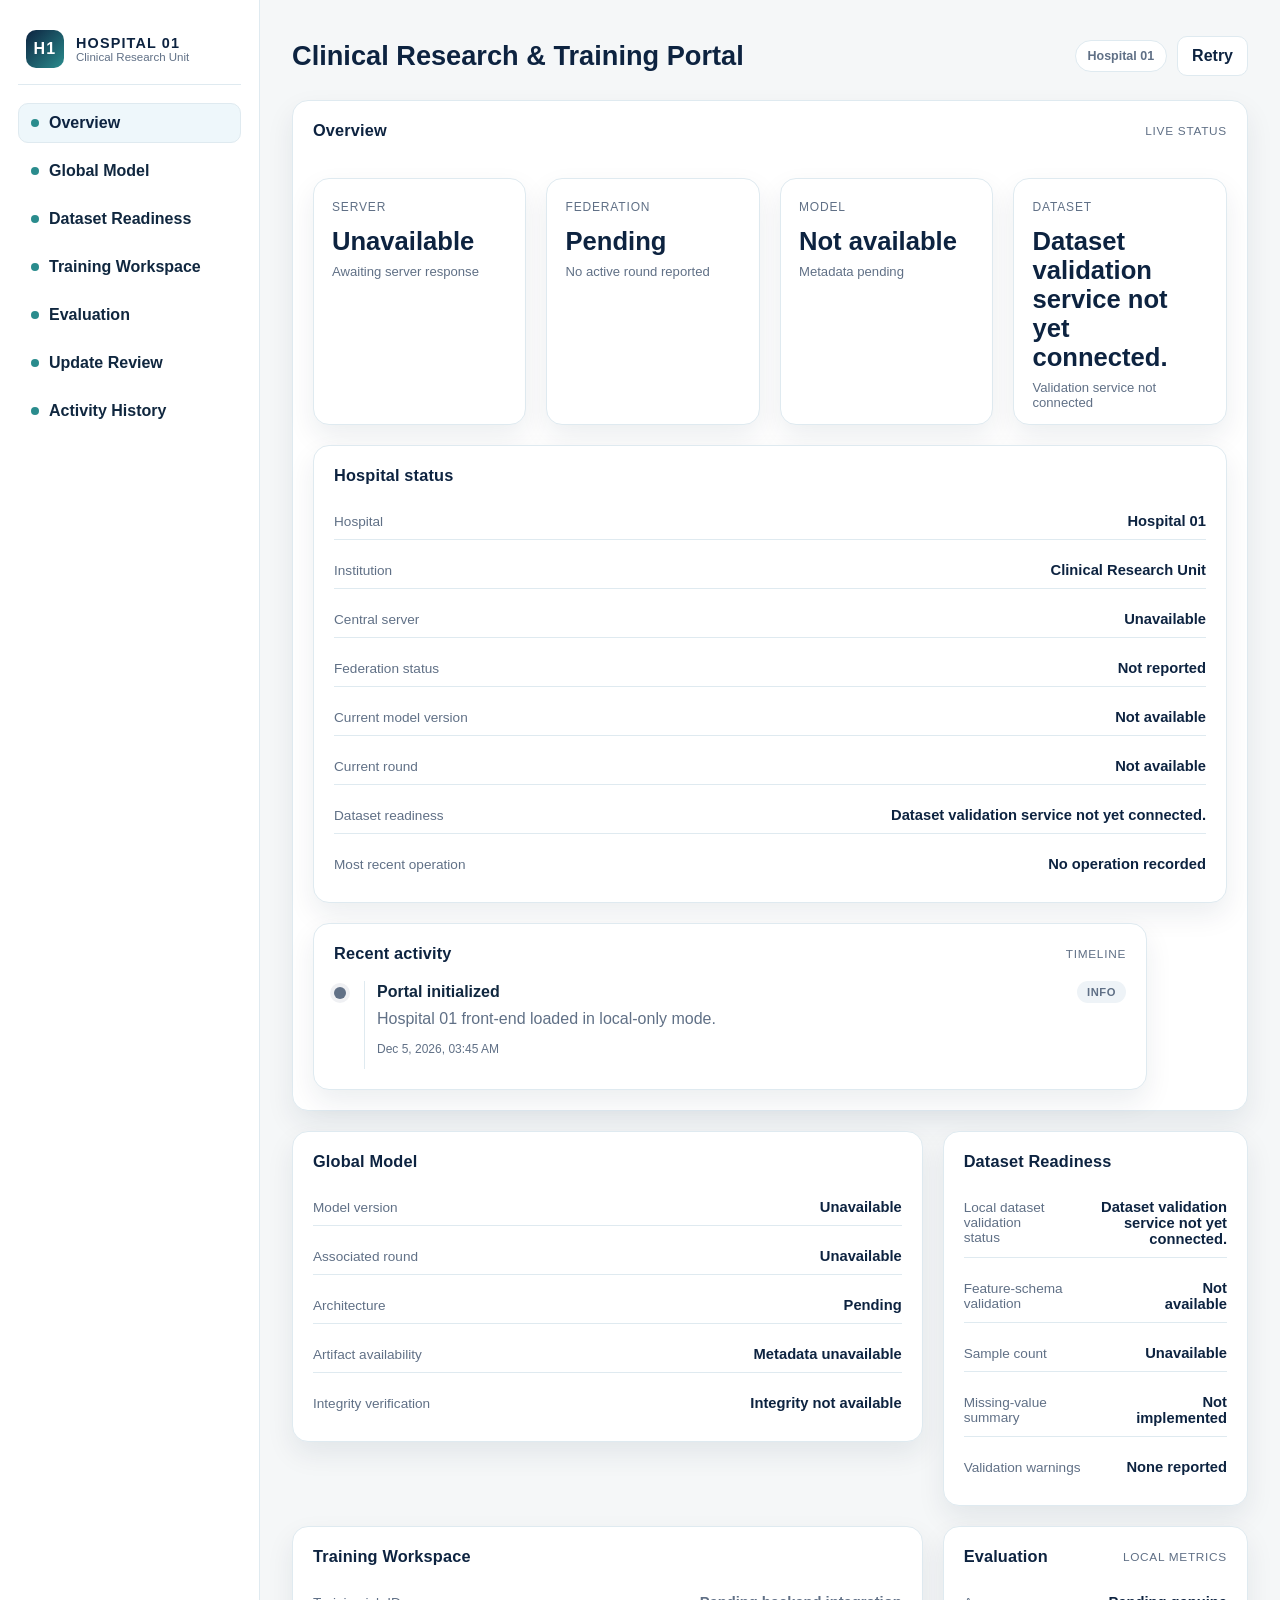
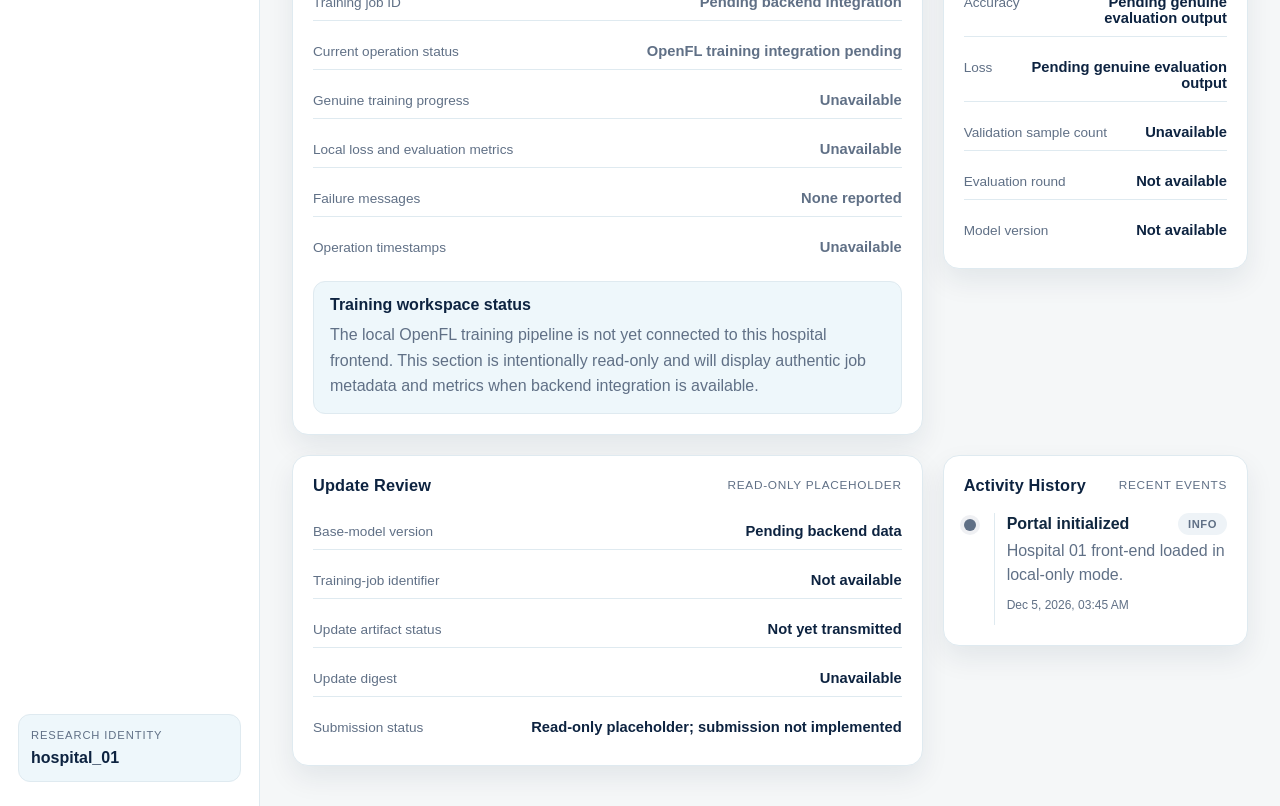
<file: hospital1-client/frontend/index.html>
<!DOCTYPE html>
<html lang="en">
  <head>
    <meta charset="UTF-8" />
    <meta name="viewport" content="width=device-width, initial-scale=1.0" />
    <title>Hospital 01 — Clinical Research & Training Portal</title>
    <meta name="description" content="Hospital 01 Clinical Research & Training Portal" />
    <link rel="stylesheet" href="./styles.css" />
  </head>
  <body>
    <div class="app-shell">
      <aside class="sidebar">
        <div class="brand">
          <div class="brand-mark">H1</div>
          <div class="brand-text">
            <strong>Hospital 01</strong>
            <span>Clinical Research Unit</span>
          </div>
        </div>

        <nav class="nav" aria-label="Primary navigation">
          <a class="nav-item active" href="#overview-section"><span class="dot"></span>Overview</a>
          <a class="nav-item" href="#global-model-section"><span class="dot"></span>Global Model</a>
          <a class="nav-item" href="#dataset-section"><span class="dot"></span>Dataset Readiness</a>
          <a class="nav-item" href="#training-section"><span class="dot"></span>Training Workspace</a>
          <a class="nav-item" href="#evaluation-section"><span class="dot"></span>Evaluation</a>
          <a class="nav-item" href="#update-review-section"><span class="dot"></span>Update Review</a>
          <a class="nav-item" href="#activity-history-section"><span class="dot"></span>Activity History</a>
        </nav>

        <div class="sidebar-footer">
          <div class="label">Research identity</div>
          <strong>hospital_01</strong>
        </div>
      </aside>

      <main class="content">
        <header class="topbar">
          <h1>Clinical Research & Training Portal</h1>
          <div class="topbar-actions">
            <span class="pill">Hospital 01</span>
            <button class="secondary-btn" id="retry-btn" type="button">Retry</button>
          </div>
        </header>

        <section class="dashboard-grid">
          <div id="overview-section" class="card overview-panel">
            <div class="card-header overview-header">
              <h3>Overview</h3>
              <span class="meta">Live status</span>
            </div>
            <div id="overview-grid" class="overview-status-grid"></div>
            <div class="overview-lower-grid">
              <div class="card section-card status-card">
                <div class="card-header">
                  <h3>Hospital status</h3>
                  <span id="loading-health"></span>
                </div>
                <div id="overview-info" class="info-stack"></div>
              </div>
              <div class="card side-card activity-card">
                <div class="card-header">
                  <h3>Recent activity</h3>
                  <span class="meta">Timeline</span>
                </div>
                <div id="overview-activity" class="timeline"></div>
              </div>
            </div>
          </div>

          <section id="global-model-section" class="card section-card">
            <div class="card-header">
              <h3>Global Model</h3>
              <span id="loading-model"></span>
            </div>
            <div id="model-info" class="info-stack"></div>
          </section>

          <aside id="dataset-section" class="card side-card">
            <div class="card-header">
              <h3>Dataset Readiness</h3>
              <span id="loading-secondary"></span>
            </div>
            <div id="dataset-info" class="info-stack"></div>
          </aside>

          <section id="training-section" class="card section-card">
            <div class="card-header">
              <h3>Training Workspace</h3>
              <span id="loading-trainingStatus"></span>
            </div>
            <div id="training-info" class="info-stack"></div>
            <div id="training-note" style="margin-top: 16px;"></div>
          </section>

          <aside id="evaluation-section" class="card side-card">
            <div class="card-header">
              <h3>Evaluation</h3>
              <span class="meta">Local metrics</span>
            </div>
            <div id="evaluation-info" class="info-stack"></div>
          </aside>

          <section id="update-review-section" class="card section-card">
            <div class="card-header">
              <h3>Update Review</h3>
              <span class="meta">Read-only placeholder</span>
            </div>
            <div id="update-review-info" class="info-stack"></div>
          </section>

          <aside id="activity-history-section" class="card side-card">
            <div class="card-header">
              <h3>Activity History</h3>
              <span class="meta">Recent events</span>
            </div>
            <div id="activity-list" class="timeline"></div>
          </aside>
        </section>
      </main>
    </div>

    <script src="./config.js"></script>
    <script src="./api.js"></script>
    <script src="./components.js"></script>
    <script src="./app.js"></script>
  </body>
</html>
</file>
<file: hospital1-client/frontend/styles.css>
:root {
  --navy: #0d2340;
  --navy-soft: #183863;
  --teal: #2a8c8d;
  --teal-soft: #dff6f5;
  --cyan: #4aa9c1;
  --blue-soft: #eef7fb;
  --ivory: #f5f7f8;
  --white: #ffffff;
  --border: #dfeaf0;
  --text: #10273f;
  --muted: #607086;
  --success: #247a5d;
  --warning: #b77718;
  --danger: #b94d4d;
  --shadow: 0 12px 28px rgba(14, 36, 58, 0.08);
}

* {
  box-sizing: border-box;
}

html {
  scroll-behavior: smooth;
}

body {
  margin: 0;
  font-family: -apple-system, BlinkMacSystemFont, 'Segoe UI', sans-serif;
  background: var(--ivory);
  color: var(--text);
}

button, input, select {
  font: inherit;
}

.app-shell {
  display: grid;
  grid-template-columns: 260px 1fr;
  min-height: 100vh;
}

.sidebar {
  background: var(--white);
  border-right: 1px solid var(--border);
  padding: 24px 18px;
  display: flex;
  flex-direction: column;
  gap: 18px;
}

.brand {
  display: flex;
  align-items: center;
  gap: 12px;
  padding: 6px 8px 16px 8px;
  border-bottom: 1px solid var(--border);
}

.brand-mark {
  width: 38px;
  height: 38px;
  border-radius: 10px;
  display: grid;
  place-items: center;
  background: linear-gradient(135deg, var(--navy), var(--teal));
  color: var(--white);
  font-weight: 700;
  letter-spacing: 0.08em;
}

.brand-text {
  display: flex;
  flex-direction: column;
}

.brand-text strong {
  font-size: 0.9rem;
  letter-spacing: 0.08em;
  text-transform: uppercase;
  color: var(--navy);
}

.brand-text span {
  font-size: 0.72rem;
  color: var(--muted);
}

.nav {
  display: flex;
  flex-direction: column;
  gap: 8px;
}

.nav-item {
  display: flex;
  align-items: center;
  gap: 10px;
  width: 100%;
  padding: 10px 12px;
  border: 1px solid transparent;
  border-radius: 10px;
  background: transparent;
  color: var(--text);
  text-decoration: none;
  font-weight: 600;
  transition: all 0.2s ease;
}

.nav-item:hover,
.nav-item.active {
  background: var(--blue-soft);
  border-color: var(--border);
  color: var(--navy);
}

.nav-item .dot {
  width: 8px;
  height: 8px;
  border-radius: 50%;
  background: var(--teal);
}

.sidebar-footer {
  margin-top: auto;
  background: var(--blue-soft);
  border: 1px solid var(--border);
  border-radius: 12px;
  padding: 14px 12px;
}

.sidebar-footer .label {
  font-size: 0.7rem;
  letter-spacing: 0.08em;
  text-transform: uppercase;
  color: var(--muted);
}

.sidebar-footer strong {
  display: block;
  margin-top: 8px;
  color: var(--navy);
}

.content {
  padding: 28px 32px 40px;
}

.topbar {
  display: flex;
  justify-content: space-between;
  align-items: center;
  gap: 18px;
  padding: 8px 0 24px;
}

.topbar h1 {
  margin: 0;
  font-size: clamp(1.7rem, 2vw, 2.2rem);
  color: var(--navy);
}

.topbar-actions {
  display: flex;
  align-items: center;
  gap: 10px;
}

.pill {
  border: 1px solid var(--border);
  background: var(--white);
  color: var(--muted);
  border-radius: 999px;
  padding: 8px 12px;
  font-size: 0.78rem;
  font-weight: 600;
}

.primary-btn,
.secondary-btn {
  border-radius: 10px;
  border: 1px solid var(--border);
  padding: 10px 14px;
  cursor: pointer;
  transition: all 0.2s ease;
  font-weight: 600;
}

.primary-btn {
  background: var(--navy);
  color: var(--white);
  border-color: var(--navy);
}

.primary-btn:hover {
  background: var(--navy-soft);
}

.secondary-btn {
  background: var(--white);
  color: var(--navy);
}

.secondary-btn:hover {
  border-color: var(--teal);
  color: var(--teal);
}

.dashboard-grid {
  display: grid;
  grid-template-columns: repeat(12, minmax(0, 1fr));
  gap: 20px;
  align-items: start;
}

.overview-panel {
  grid-column: 1 / -1;
  display: grid;
  gap: 20px;
  padding: 18px 20px 20px;
}

.overview-header {
  margin-bottom: 0;
}

.overview-status-grid {
  display: grid;
  grid-template-columns: repeat(4, minmax(0, 1fr));
  gap: 20px;
}

.overview-lower-grid {
  display: grid;
  grid-template-columns: 1.6fr 1fr;
  gap: 20px;
}

.status-card,
.activity-card {
  box-shadow: none;
  margin: 0;
}

.card {
  background: var(--white);
  border: 1px solid var(--border);
  border-radius: 16px;
  box-shadow: var(--shadow);
  padding: 20px;
}

.card-header {
  display: flex;
  justify-content: space-between;
  align-items: center;
  margin-bottom: 18px;
  gap: 12px;
}

.card-header h3 {
  margin: 0;
  color: var(--navy);
  font-size: 1.02rem;
  letter-spacing: 0.01em;
}

.card-header .meta {
  color: var(--muted);
  font-size: 0.74rem;
  letter-spacing: 0.06em;
  text-transform: uppercase;
}

.overview-grid {
  grid-column: span 12;
  display: grid;
  grid-template-columns: repeat(4, minmax(0, 1fr));
  gap: 20px;
}

.stat-card {
  padding: 18px 18px 14px;
}

.stat-card .label {
  color: var(--muted);
  font-size: 0.75rem;
  text-transform: uppercase;
  letter-spacing: 0.07em;
}

.stat-card .value {
  display: block;
  margin-top: 12px;
  font-size: clamp(1.4rem, 2vw, 2rem);
  color: var(--navy);
  font-weight: 700;
}

.stat-card .small {
  display: block;
  margin-top: 8px;
  color: var(--muted);
  font-size: 0.82rem;
}

.section-card {
  grid-column: span 8;
}

.side-card {
  grid-column: span 4;
}

.info-stack {
  display: grid;
  gap: 12px;
}

.info-row {
  display: flex;
  align-items: baseline;
  justify-content: space-between;
  gap: 16px;
  padding: 10px 0;
  border-bottom: 1px solid var(--border);
}

.info-row:last-child {
  border-bottom: none;
}

.info-row .label {
  color: var(--muted);
  font-size: 0.85rem;
}

.info-row .value {
  text-align: right;
  color: var(--navy);
  font-size: 0.92rem;
}

.info-row.muted .value {
  color: var(--muted);
}

.status-badge {
  display: inline-flex;
  align-items: center;
  justify-content: center;
  padding: 5px 10px;
  border-radius: 999px;
  font-size: 0.7rem;
  font-weight: 700;
  letter-spacing: 0.05em;
  text-transform: uppercase;
}

.status-badge.success {
  background: rgba(36, 122, 93, 0.08);
  color: var(--success);
}

.status-badge.warning {
  background: rgba(183, 119, 24, 0.1);
  color: var(--warning);
}

.status-badge.danger {
  background: rgba(185, 77, 77, 0.08);
  color: var(--danger);
}

.status-badge.neutral {
  background: #eef3f7;
  color: var(--muted);
}

.empty-state {
  border: 1px dashed var(--border);
  border-radius: 12px;
  padding: 24px 18px;
  text-align: center;
  background: rgba(245, 247, 248, 0.6);
}

.empty-icon {
  width: 40px;
  height: 40px;
  display: grid;
  place-items: center;
  border-radius: 50%;
  background: var(--blue-soft);
  color: var(--navy);
  font-weight: 700;
  margin: 0 auto 12px;
}

.empty-state h4 {
  margin: 0 0 8px;
  color: var(--navy);
}

.empty-state p {
  margin: 0;
  color: var(--muted);
  font-size: 0.9rem;
}

.timeline {
  display: grid;
  gap: 16px;
}

.timeline-item {
  display: grid;
  grid-template-columns: 18px 1fr;
  gap: 12px;
  align-items: start;
}

.timeline-dot {
  width: 12px;
  height: 12px;
  border-radius: 50%;
  margin-top: 6px;
  background: var(--teal);
  box-shadow: 0 0 0 4px rgba(42, 140, 141, 0.12);
}

.timeline-dot.success {
  background: var(--success);
  box-shadow: 0 0 0 4px rgba(36, 122, 93, 0.12);
}

.timeline-dot.danger {
  background: var(--danger);
  box-shadow: 0 0 0 4px rgba(185, 77, 77, 0.12);
}

.timeline-dot.neutral {
  background: var(--muted);
  box-shadow: 0 0 0 4px rgba(96, 112, 134, 0.1);
}

.timeline-content {
  border-left: 1px solid var(--border);
  padding-left: 12px;
  padding-bottom: 12px;
}

.timeline-header {
  display: flex;
  align-items: center;
  justify-content: space-between;
  gap: 10px;
  margin-bottom: 4px;
}

.timeline-content p {
  margin: 0 0 8px;
  color: var(--muted);
  line-height: 1.5;
}

.timeline-content time {
  font-size: 0.75rem;
  color: var(--muted);
}

.note-panel {
  background: var(--blue-soft);
  border: 1px solid var(--border);
  border-radius: 12px;
  padding: 14px 16px;
  color: var(--navy);
}

.note-panel strong {
  display: block;
  margin-bottom: 8px;
}

.note-panel p {
  margin: 0;
  line-height: 1.6;
  color: var(--muted);
}

.loading-box {
  display: flex;
  align-items: center;
  gap: 10px;
  font-weight: 600;
  color: var(--navy);
}

.spinner {
  width: 14px;
  height: 14px;
  border: 2px solid rgba(13, 35, 64, 0.2);
  border-top-color: var(--teal);
  border-radius: 50%;
  animation: spin 0.8s linear infinite;
}

@keyframes spin {
  to { transform: rotate(360deg); }
}

@media (max-width: 980px) {
  .app-shell {
    grid-template-columns: 1fr;
  }

  .sidebar {
    border-right: none;
    border-bottom: 1px solid var(--border);
  }

  .overview-status-grid,
  .overview-lower-grid {
    grid-template-columns: 1fr 1fr;
  }

  .overview-grid {
    grid-template-columns: repeat(2, minmax(0, 1fr));
  }

  .section-card,
  .side-card {
    grid-column: span 12;
  }
}

@media (max-width: 640px) {
  .content {
    padding: 20px 16px 30px;
  }

  .overview-status-grid,
  .overview-lower-grid,
  .overview-grid {
    grid-template-columns: 1fr;
  }

  .topbar {
    flex-direction: column;
    align-items: flex-start;
  }
}
</file>
